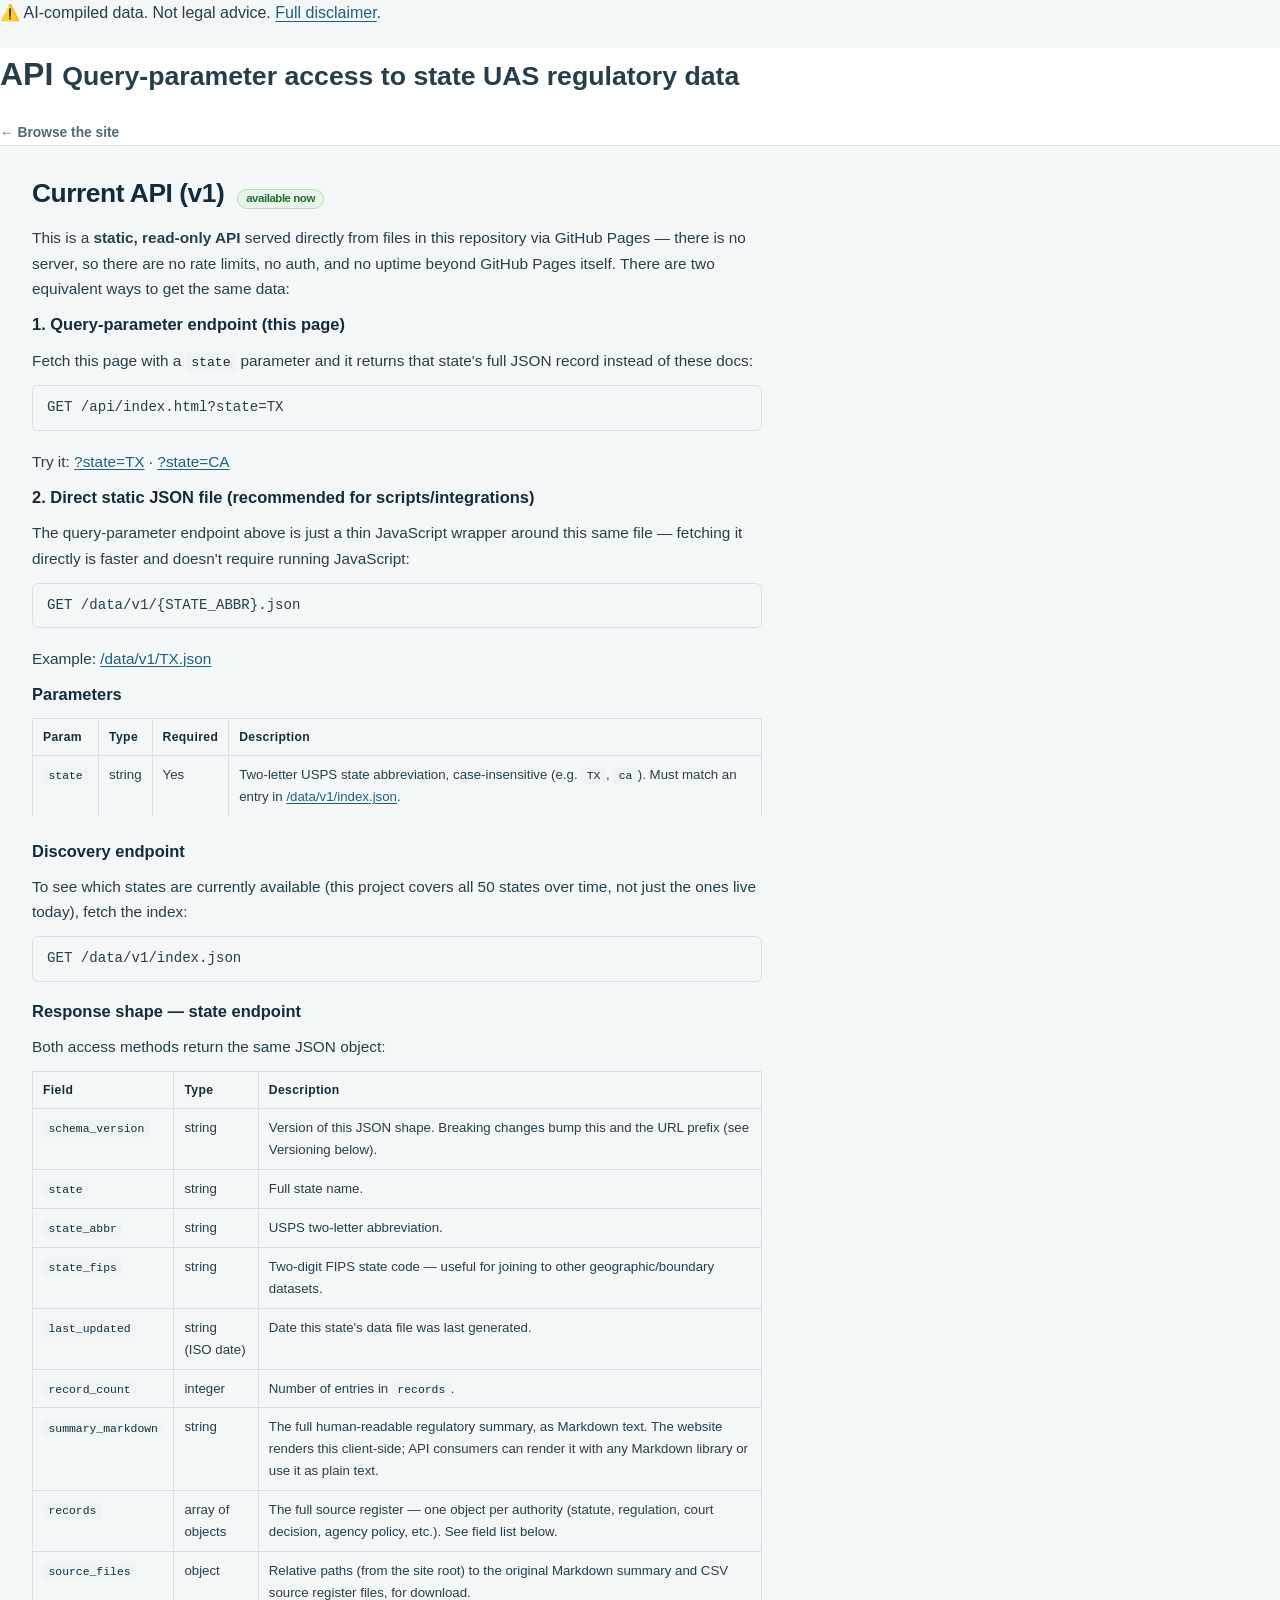
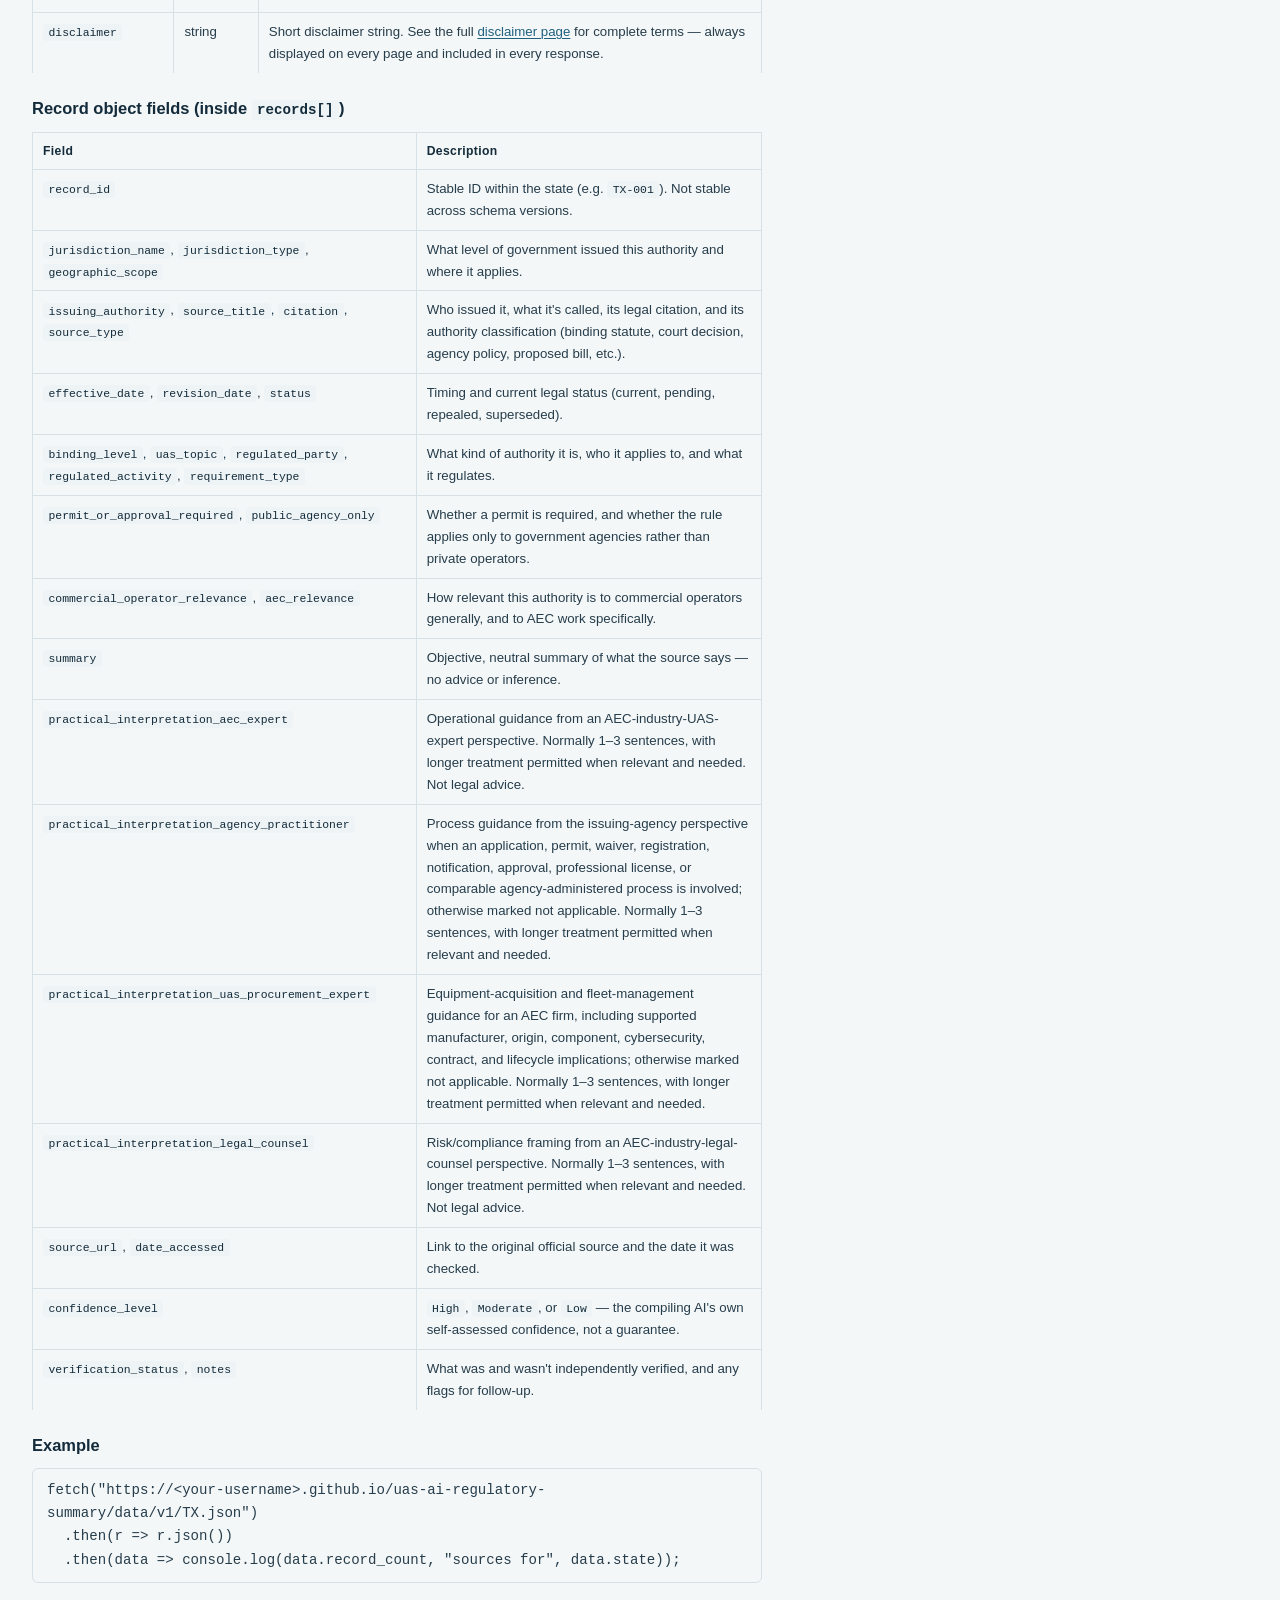
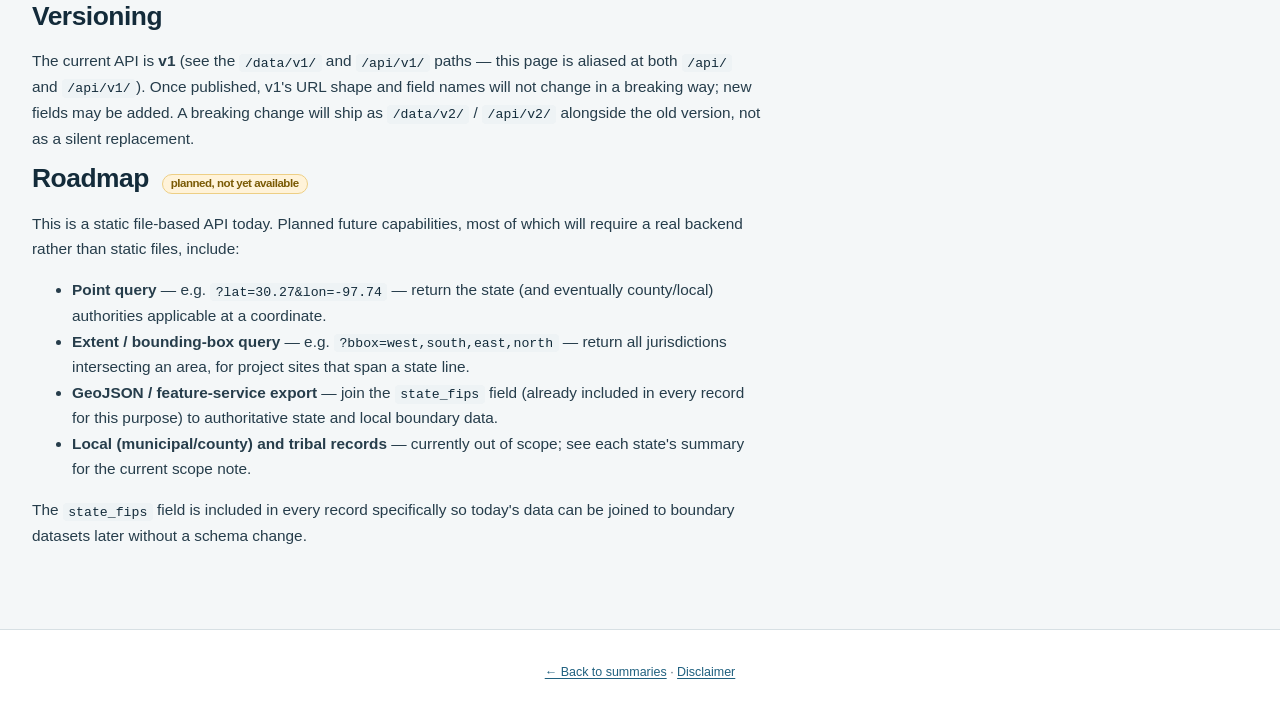
<file: docs/api/index.html>
<!DOCTYPE html>
<html lang="en">
<head>
<meta charset="UTF-8" />
<meta name="viewport" content="width=device-width, initial-scale=1.0" />
<title>API — State UAS Regulatory Summaries</title>
<link rel="stylesheet" href="../style.css" />
<style>
  body.json-mode main { max-width: 100%; padding: 0; }
  #json-output {
    margin: 0;
    padding: 24px;
    font-family: "SFMono-Regular", Consolas, "Liberation Mono", Menlo, monospace;
    font-size: 0.82rem;
    white-space: pre-wrap;
    word-break: break-word;
    background: #0d1117;
    color: #c9d1d9;
    min-height: 100vh;
  }
  .endpoint { background: var(--panel); border: 1px solid var(--line); border-radius: 6px; padding: 10px 14px; font-family: monospace; font-size: 0.88rem; margin: 8px 0 18px 0; }
  .params-table, .fields-table { border-collapse: collapse; width: 100%; font-size: 0.85rem; margin: 12px 0 24px 0; }
  .params-table th, .params-table td, .fields-table th, .fields-table td { border: 1px solid var(--line); padding: 8px 10px; text-align: left; vertical-align: top; }
  .params-table th, .fields-table th { background: var(--panel); }
  .status-tag { display:inline-block; font-size:0.72rem; padding:2px 8px; border-radius:999px; background:#e8f4ea; border:1px solid #b7ddbd; color:#256a34; margin-left:6px; }
  .status-tag.planned { background:#fff3d9; border-color:#edcf85; color:#7a5a05; }
</style>
</head>
<body>

<div class="disclaimer-banner no-print">
  ⚠️ AI-compiled data. Not legal advice. <a href="../disclaimer.html">Full disclaimer</a>.
</div>

<header class="site-header no-print">
  <h1>API <small>Query-parameter access to state UAS regulatory data</small></h1>
  <nav class="site-nav">
    <a href="../index.html">← Browse the site</a>
  </nav>
</header>

<main id="docs-view">

<div class="summary-panel">

<h2>Current API (v1) <span class="status-tag">available now</span></h2>
<p>This is a <strong>static, read-only API</strong> served directly from files in this repository via GitHub Pages — there is no server, so there are no rate limits, no auth, and no uptime beyond GitHub Pages itself. There are two equivalent ways to get the same data:</p>

<h3>1. Query-parameter endpoint (this page)</h3>
<p>Fetch this page with a <code>state</code> parameter and it returns that state's full JSON record instead of these docs:</p>
<div class="endpoint">GET /api/index.html?state=TX</div>
<p>Try it: <a href="index.html?state=TX">?state=TX</a> · <a href="index.html?state=CA">?state=CA</a></p>

<h3>2. Direct static JSON file (recommended for scripts/integrations)</h3>
<p>The query-parameter endpoint above is just a thin JavaScript wrapper around this same file — fetching it directly is faster and doesn't require running JavaScript:</p>
<div class="endpoint">GET /data/v1/{STATE_ABBR}.json</div>
<p>Example: <a href="../data/v1/TX.json">/data/v1/TX.json</a></p>

<h3>Parameters</h3>
<table class="params-table">
<tr><th>Param</th><th>Type</th><th>Required</th><th>Description</th></tr>
<tr><td><code>state</code></td><td>string</td><td>Yes</td><td>Two-letter USPS state abbreviation, case-insensitive (e.g. <code>TX</code>, <code>ca</code>). Must match an entry in <a href="../data/v1/index.json">/data/v1/index.json</a>.</td></tr>
</table>

<h3>Discovery endpoint</h3>
<p>To see which states are currently available (this project covers all 50 states over time, not just the ones live today), fetch the index:</p>
<div class="endpoint">GET /data/v1/index.json</div>

<h3>Response shape — state endpoint</h3>
<p>Both access methods return the same JSON object:</p>
<table class="fields-table">
<tr><th>Field</th><th>Type</th><th>Description</th></tr>
<tr><td><code>schema_version</code></td><td>string</td><td>Version of this JSON shape. Breaking changes bump this and the URL prefix (see Versioning below).</td></tr>
<tr><td><code>state</code></td><td>string</td><td>Full state name.</td></tr>
<tr><td><code>state_abbr</code></td><td>string</td><td>USPS two-letter abbreviation.</td></tr>
<tr><td><code>state_fips</code></td><td>string</td><td>Two-digit FIPS state code — useful for joining to other geographic/boundary datasets.</td></tr>
<tr><td><code>last_updated</code></td><td>string (ISO date)</td><td>Date this state's data file was last generated.</td></tr>
<tr><td><code>record_count</code></td><td>integer</td><td>Number of entries in <code>records</code>.</td></tr>
<tr><td><code>summary_markdown</code></td><td>string</td><td>The full human-readable regulatory summary, as Markdown text. The website renders this client-side; API consumers can render it with any Markdown library or use it as plain text.</td></tr>
<tr><td><code>records</code></td><td>array of objects</td><td>The full source register — one object per authority (statute, regulation, court decision, agency policy, etc.). See field list below.</td></tr>
<tr><td><code>source_files</code></td><td>object</td><td>Relative paths (from the site root) to the original Markdown summary and CSV source register files, for download.</td></tr>
<tr><td><code>disclaimer</code></td><td>string</td><td>Short disclaimer string. See the full <a href="../disclaimer.html">disclaimer page</a> for complete terms — always displayed on every page and included in every response.</td></tr>
</table>

<h3>Record object fields (inside <code>records[]</code>)</h3>
<table class="fields-table">
<tr><th>Field</th><th>Description</th></tr>
<tr><td><code>record_id</code></td><td>Stable ID within the state (e.g. <code>TX-001</code>). Not stable across schema versions.</td></tr>
<tr><td><code>jurisdiction_name</code>, <code>jurisdiction_type</code>, <code>geographic_scope</code></td><td>What level of government issued this authority and where it applies.</td></tr>
<tr><td><code>issuing_authority</code>, <code>source_title</code>, <code>citation</code>, <code>source_type</code></td><td>Who issued it, what it's called, its legal citation, and its authority classification (binding statute, court decision, agency policy, proposed bill, etc.).</td></tr>
<tr><td><code>effective_date</code>, <code>revision_date</code>, <code>status</code></td><td>Timing and current legal status (current, pending, repealed, superseded).</td></tr>
<tr><td><code>binding_level</code>, <code>uas_topic</code>, <code>regulated_party</code>, <code>regulated_activity</code>, <code>requirement_type</code></td><td>What kind of authority it is, who it applies to, and what it regulates.</td></tr>
<tr><td><code>permit_or_approval_required</code>, <code>public_agency_only</code></td><td>Whether a permit is required, and whether the rule applies only to government agencies rather than private operators.</td></tr>
<tr><td><code>commercial_operator_relevance</code>, <code>aec_relevance</code></td><td>How relevant this authority is to commercial operators generally, and to AEC work specifically.</td></tr>
<tr><td><code>summary</code></td><td>Objective, neutral summary of what the source says — no advice or inference.</td></tr>
<tr><td><code>practical_interpretation_aec_expert</code></td><td>Operational guidance from an AEC-industry-UAS-expert perspective. Normally 1–3 sentences, with longer treatment permitted when relevant and needed. Not legal advice.</td></tr>
<tr><td><code>practical_interpretation_agency_practitioner</code></td><td>Process guidance from the issuing-agency perspective when an application, permit, waiver, registration, notification, approval, professional license, or comparable agency-administered process is involved; otherwise marked not applicable. Normally 1–3 sentences, with longer treatment permitted when relevant and needed.</td></tr>
<tr><td><code>practical_interpretation_uas_procurement_expert</code></td><td>Equipment-acquisition and fleet-management guidance for an AEC firm, including supported manufacturer, origin, component, cybersecurity, contract, and lifecycle implications; otherwise marked not applicable. Normally 1–3 sentences, with longer treatment permitted when relevant and needed.</td></tr>
<tr><td><code>practical_interpretation_legal_counsel</code></td><td>Risk/compliance framing from an AEC-industry-legal-counsel perspective. Normally 1–3 sentences, with longer treatment permitted when relevant and needed. Not legal advice.</td></tr>
<tr><td><code>source_url</code>, <code>date_accessed</code></td><td>Link to the original official source and the date it was checked.</td></tr>
<tr><td><code>confidence_level</code></td><td><code>High</code>, <code>Moderate</code>, or <code>Low</code> — the compiling AI's own self-assessed confidence, not a guarantee.</td></tr>
<tr><td><code>verification_status</code>, <code>notes</code></td><td>What was and wasn't independently verified, and any flags for follow-up.</td></tr>
</table>

<h3>Example</h3>
<div class="endpoint">fetch("https://&lt;your-username&gt;.github.io/uas-ai-regulatory-summary/data/v1/TX.json")<br>&nbsp;&nbsp;.then(r =&gt; r.json())<br>&nbsp;&nbsp;.then(data =&gt; console.log(data.record_count, "sources for", data.state));</div>

<h2>Versioning</h2>
<p>The current API is <strong>v1</strong> (see the <code>/data/v1/</code> and <code>/api/v1/</code> paths — this page is aliased at both <code>/api/</code> and <code>/api/v1/</code>). Once published, v1's URL shape and field names will not change in a breaking way; new fields may be added. A breaking change will ship as <code>/data/v2/</code> / <code>/api/v2/</code> alongside the old version, not as a silent replacement.</p>

<h2>Roadmap <span class="status-tag planned">planned, not yet available</span></h2>
<p>This is a static file-based API today. Planned future capabilities, most of which will require a real backend rather than static files, include:</p>
<ul>
<li><strong>Point query</strong> — e.g. <code>?lat=30.27&amp;lon=-97.74</code> — return the state (and eventually county/local) authorities applicable at a coordinate.</li>
<li><strong>Extent / bounding-box query</strong> — e.g. <code>?bbox=west,south,east,north</code> — return all jurisdictions intersecting an area, for project sites that span a state line.</li>
<li><strong>GeoJSON / feature-service export</strong> — join the <code>state_fips</code> field (already included in every record for this purpose) to authoritative state and local boundary data.</li>
<li><strong>Local (municipal/county) and tribal records</strong> — currently out of scope; see each state's summary for the current scope note.</li>
</ul>
<p>The <code>state_fips</code> field is included in every record specifically so today's data can be joined to boundary datasets later without a schema change.</p>

</div>
</main>

<footer class="site-footer no-print">
  <p><a href="../index.html">← Back to summaries</a> · <a href="../disclaimer.html">Disclaimer</a></p>
</footer>

<script>
(function () {
  function getParam(name) {
    return new URLSearchParams(window.location.search).get(name);
  }
  var state = getParam("state");
  if (state) {
    document.body.classList.add("json-mode");
    document.getElementById("docs-view").style.display = "none";
    document.querySelectorAll(".no-print, header, footer").forEach(function (el) { el.style.display = "none"; });
    var pre = document.createElement("pre");
    pre.id = "json-output";
    pre.textContent = "Loading…";
    document.body.appendChild(pre);
    fetch("../data/v1/" + state.toUpperCase() + ".json")
      .then(function (r) {
        if (!r.ok) throw new Error("No data for state '" + state + "'. See /data/v1/index.json for available states.");
        return r.json();
      })
      .then(function (data) { pre.textContent = JSON.stringify(data, null, 2); })
      .catch(function (err) {
        pre.textContent = JSON.stringify({ error: err.message }, null, 2);
      });
  }
})();
</script>

</body>
</html>
</file>
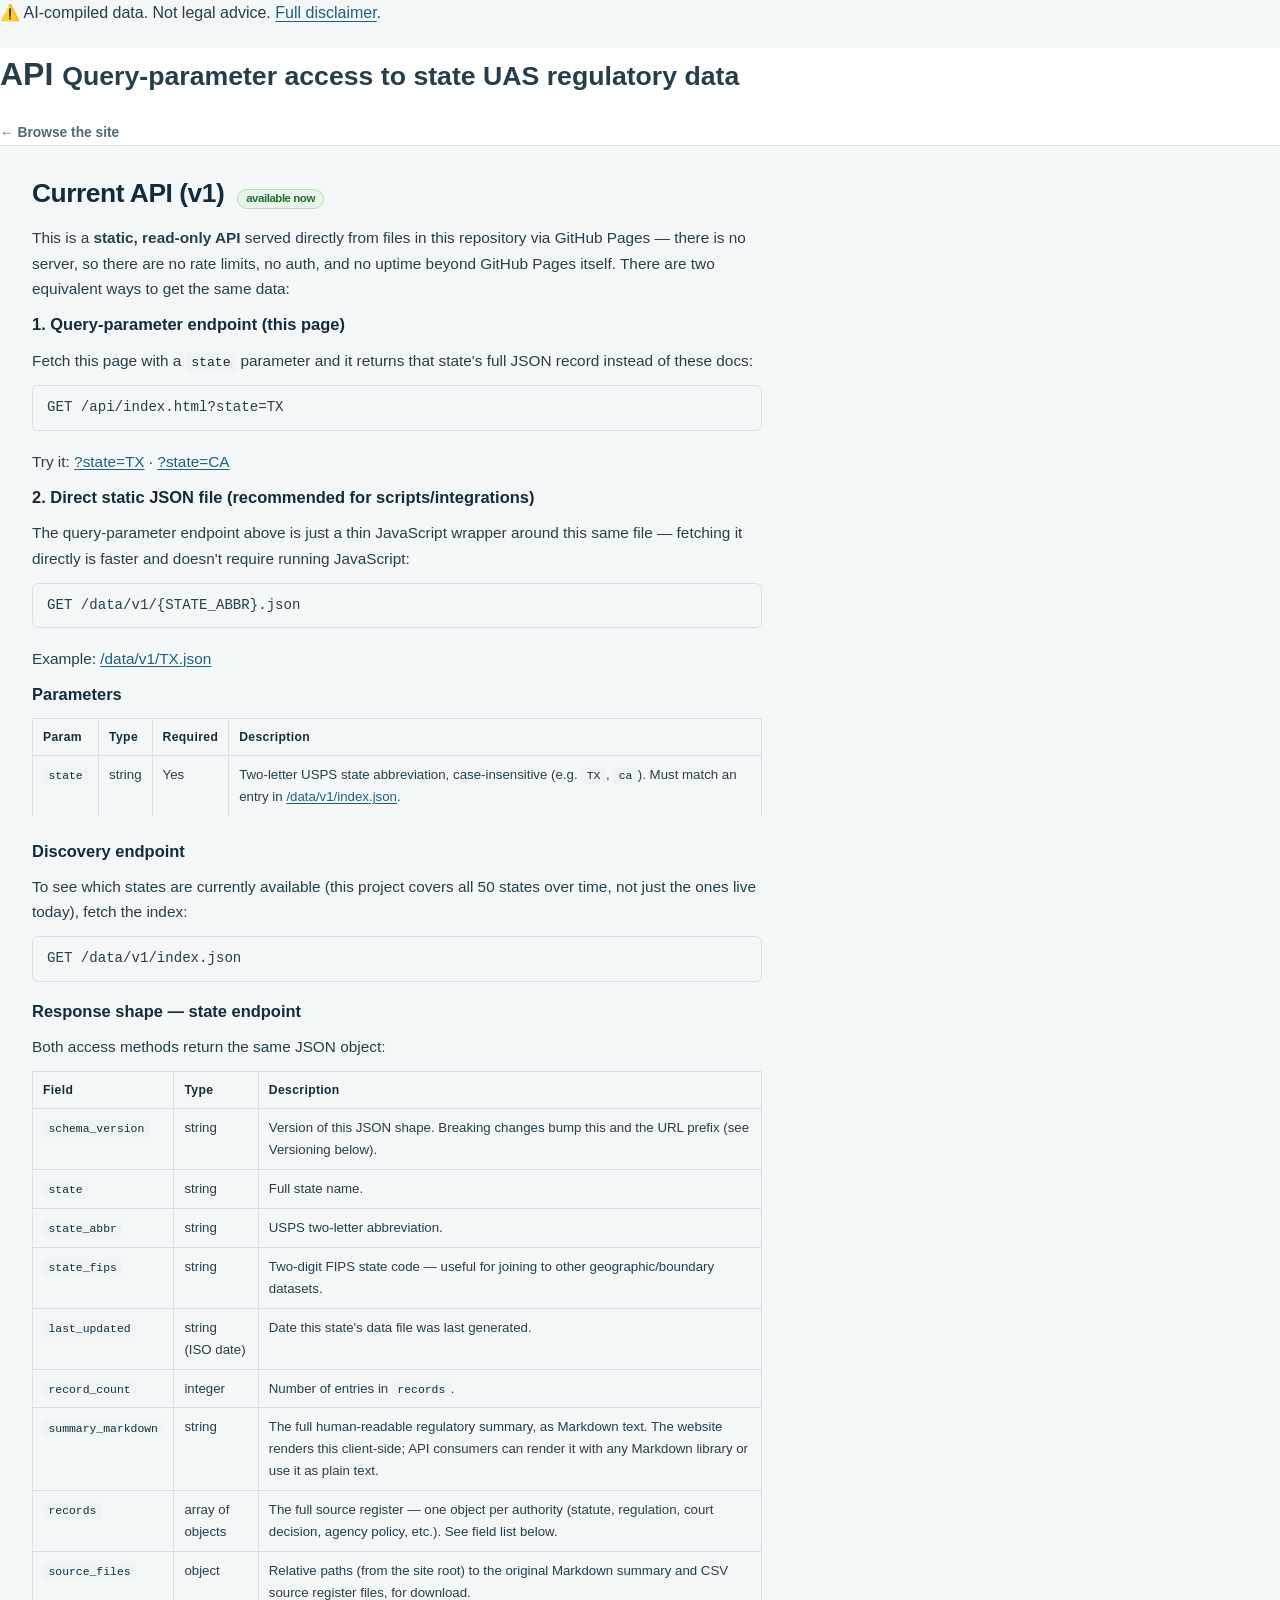
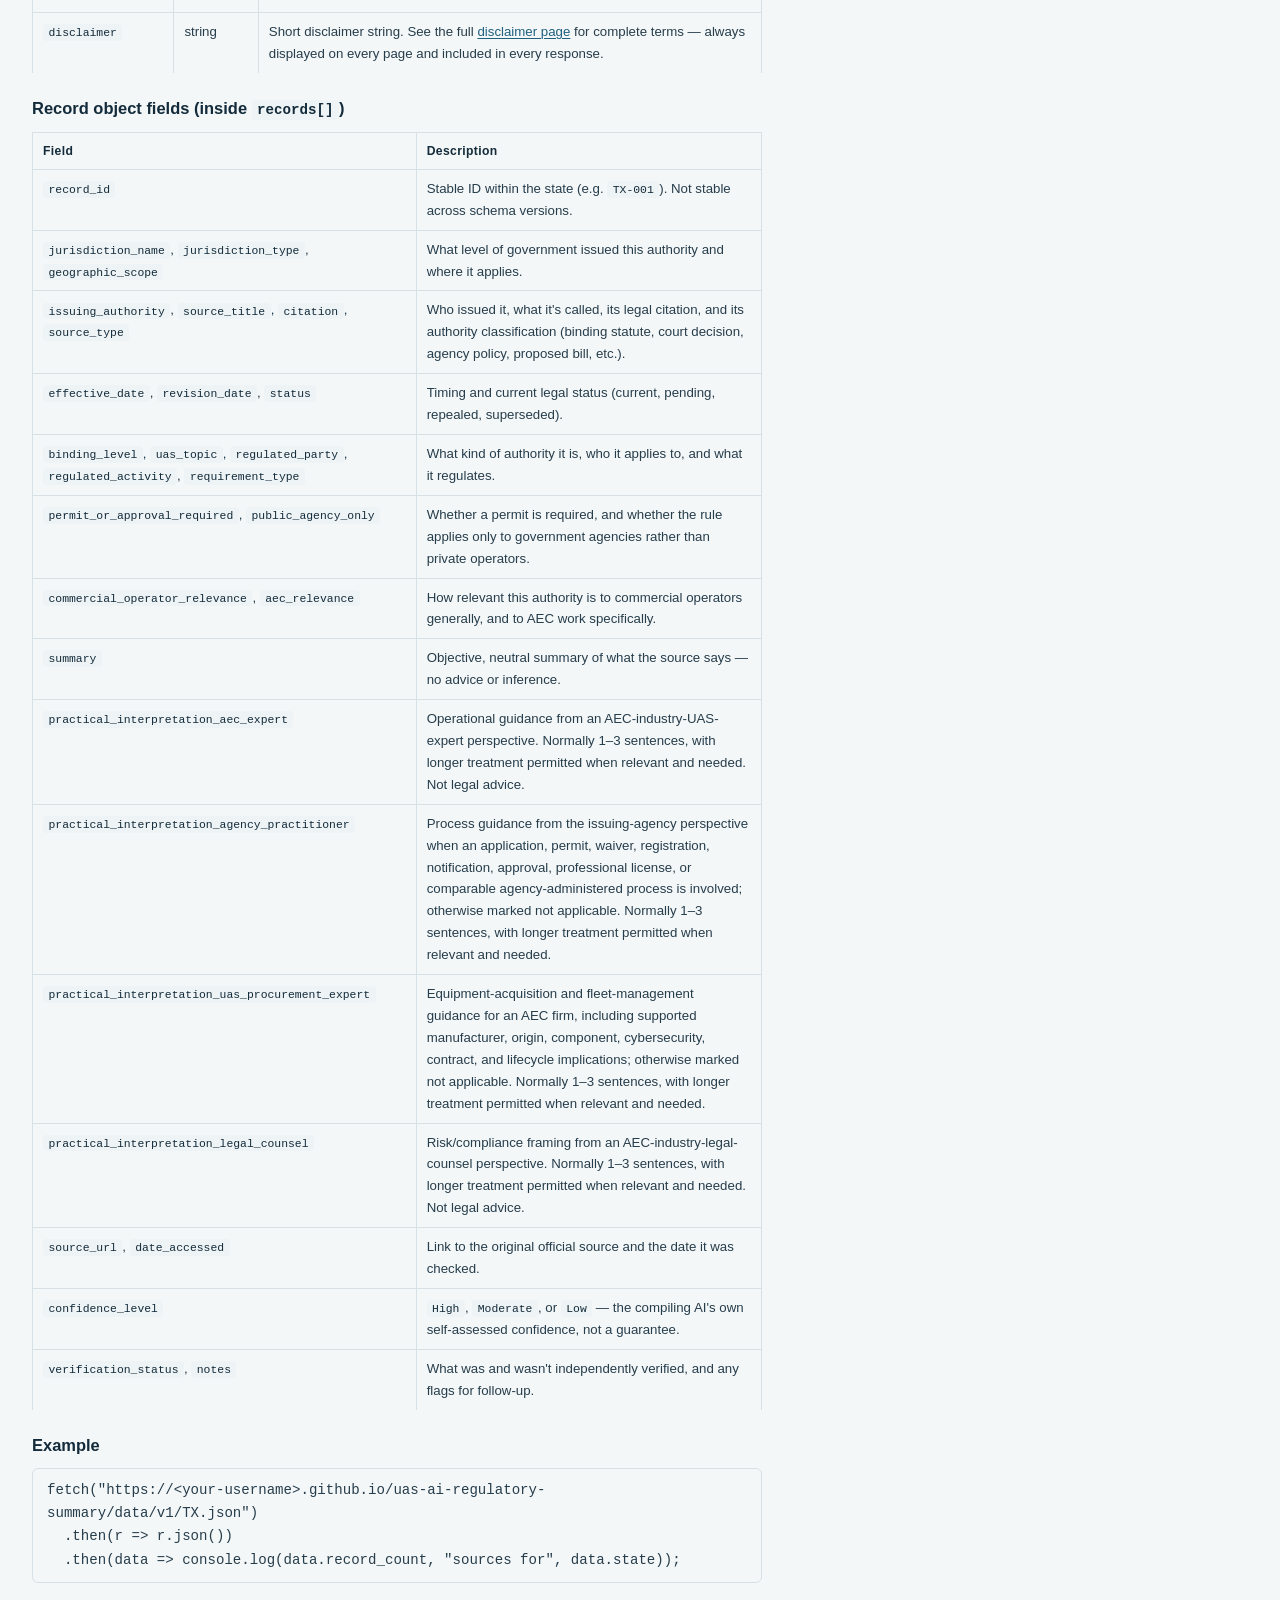
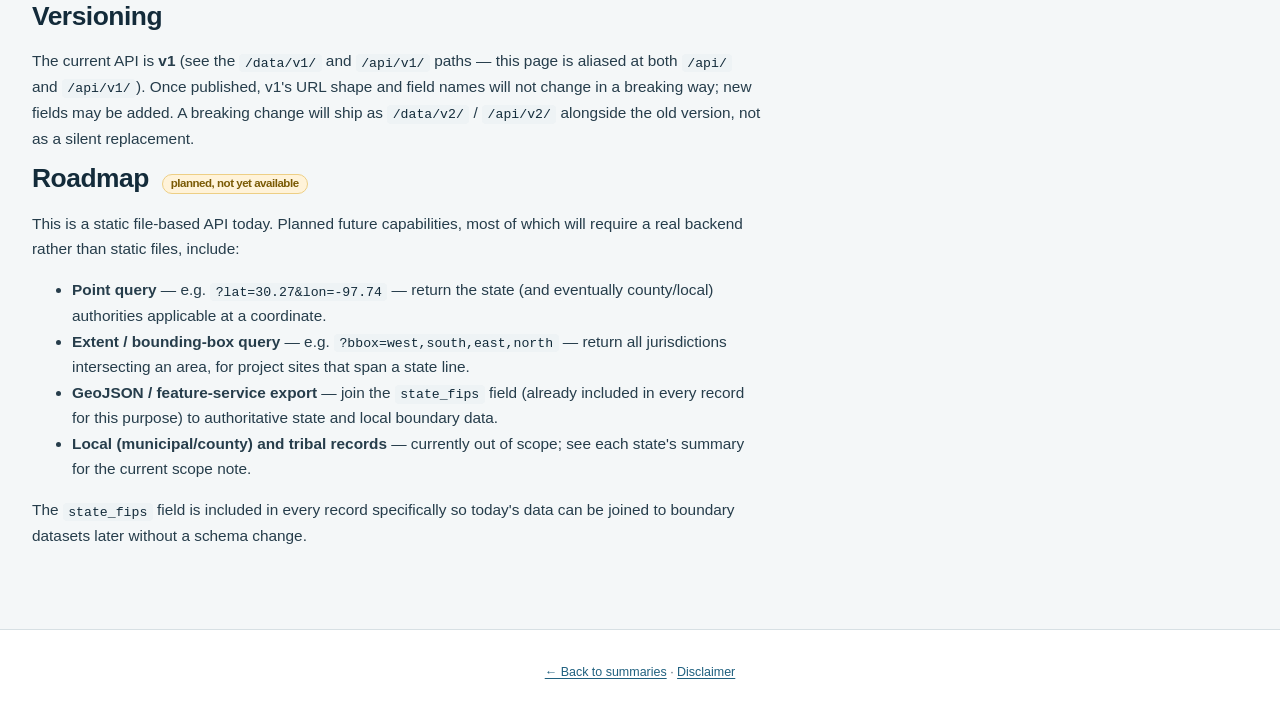
<file: docs/api/v1/index.html>
<!DOCTYPE html>
<html lang="en">
<head>
<meta charset="UTF-8" />
<title>Redirecting…</title>
<script>
  // /api/v1/ is a stable alias for /api/ (the current API version). Preserve any query string.
  window.location.replace("../index.html" + window.location.search);
</script>
</head>
<body>
<p>Redirecting to <a href="../index.html">the API docs</a>…</p>
</body>
</html>
</file>
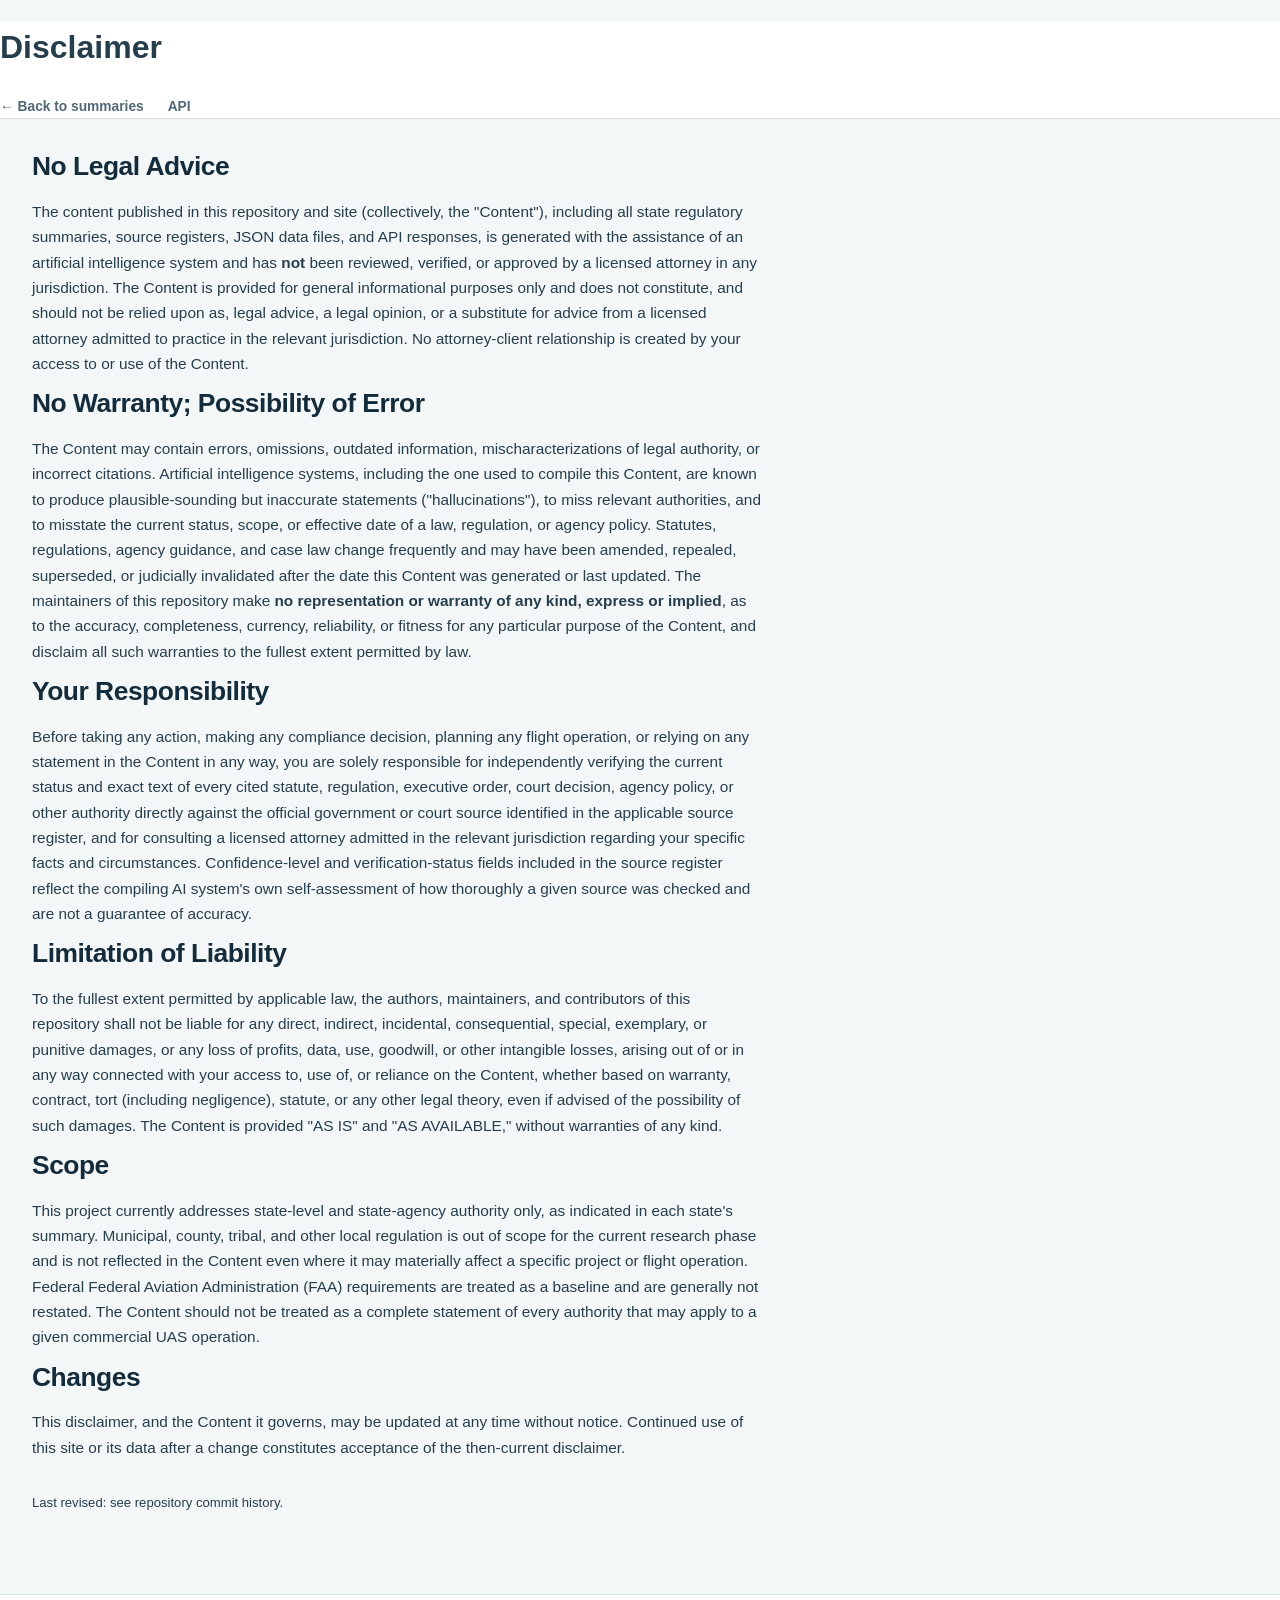
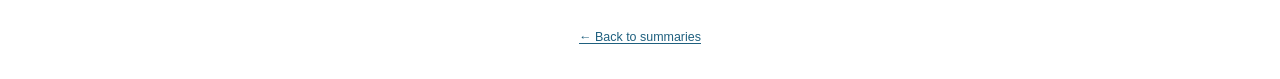
<file: docs/disclaimer.html>
<!DOCTYPE html>
<html lang="en">
<head>
<meta charset="UTF-8" />
<meta name="viewport" content="width=device-width, initial-scale=1.0" />
<title>Disclaimer — State UAS Regulatory Summaries</title>
<link rel="stylesheet" href="style.css" />
</head>
<body>

<header class="site-header no-print">
  <h1>Disclaimer</h1>
  <nav class="site-nav">
    <a href="index.html">← Back to summaries</a>
    <a href="api/index.html">API</a>
  </nav>
</header>

<main>
<div class="summary-panel">

<h2>No Legal Advice</h2>
<p>The content published in this repository and site (collectively, the "Content"), including all state regulatory summaries, source registers, JSON data files, and API responses, is generated with the assistance of an artificial intelligence system and has <strong>not</strong> been reviewed, verified, or approved by a licensed attorney in any jurisdiction. The Content is provided for general informational purposes only and does not constitute, and should not be relied upon as, legal advice, a legal opinion, or a substitute for advice from a licensed attorney admitted to practice in the relevant jurisdiction. No attorney-client relationship is created by your access to or use of the Content.</p>

<h2>No Warranty; Possibility of Error</h2>
<p>The Content may contain errors, omissions, outdated information, mischaracterizations of legal authority, or incorrect citations. Artificial intelligence systems, including the one used to compile this Content, are known to produce plausible-sounding but inaccurate statements ("hallucinations"), to miss relevant authorities, and to misstate the current status, scope, or effective date of a law, regulation, or agency policy. Statutes, regulations, agency guidance, and case law change frequently and may have been amended, repealed, superseded, or judicially invalidated after the date this Content was generated or last updated. The maintainers of this repository make <strong>no representation or warranty of any kind, express or implied</strong>, as to the accuracy, completeness, currency, reliability, or fitness for any particular purpose of the Content, and disclaim all such warranties to the fullest extent permitted by law.</p>

<h2>Your Responsibility</h2>
<p>Before taking any action, making any compliance decision, planning any flight operation, or relying on any statement in the Content in any way, you are solely responsible for independently verifying the current status and exact text of every cited statute, regulation, executive order, court decision, agency policy, or other authority directly against the official government or court source identified in the applicable source register, and for consulting a licensed attorney admitted in the relevant jurisdiction regarding your specific facts and circumstances. Confidence-level and verification-status fields included in the source register reflect the compiling AI system's own self-assessment of how thoroughly a given source was checked and are not a guarantee of accuracy.</p>

<h2>Limitation of Liability</h2>
<p>To the fullest extent permitted by applicable law, the authors, maintainers, and contributors of this repository shall not be liable for any direct, indirect, incidental, consequential, special, exemplary, or punitive damages, or any loss of profits, data, use, goodwill, or other intangible losses, arising out of or in any way connected with your access to, use of, or reliance on the Content, whether based on warranty, contract, tort (including negligence), statute, or any other legal theory, even if advised of the possibility of such damages. The Content is provided "AS IS" and "AS AVAILABLE," without warranties of any kind.</p>

<h2>Scope</h2>
<p>This project currently addresses state-level and state-agency authority only, as indicated in each state's summary. Municipal, county, tribal, and other local regulation is out of scope for the current research phase and is not reflected in the Content even where it may materially affect a specific project or flight operation. Federal Federal Aviation Administration (FAA) requirements are treated as a baseline and are generally not restated. The Content should not be treated as a complete statement of every authority that may apply to a given commercial UAS operation.</p>

<h2>Changes</h2>
<p>This disclaimer, and the Content it governs, may be updated at any time without notice. Continued use of this site or its data after a change constitutes acceptance of the then-current disclaimer.</p>

<p style="color:var(--muted); font-size:0.82rem; margin-top:32px;">Last revised: see repository commit history.</p>

</div>
</main>

<footer class="site-footer no-print">
  <p><a href="index.html">← Back to summaries</a></p>
</footer>

</body>
</html>
</file>
<file: docs/style.css>
/*
 * State UAS Regulatory Summaries design system
 * UI version: 1.5.0
 * Component and maintenance guidance: DESIGN_SYSTEM.md
 */

:root {
  color-scheme: light;
  --ink-strong: #132b3a;
  --ink: #263d4b;
  --ink-soft: #526875;
  --ink-faint: #6e7f89;
  --canvas: #f4f7f8;
  --surface: #ffffff;
  --surface-soft: #eef3f5;
  --surface-blue: #edf5f8;
  --surface-teal: #eef7f4;
  --surface-sand: #faf6ed;
  --surface-violet: #f4f1f8;
  --line: #d7e0e4;
  --line-strong: #b8c8d0;
  --accent: #1f607f;
  --accent-strong: #16465d;
  --accent-soft: #d9eaf1;
  --teal: #2d7366;
  --sand: #8a682d;
  --violet: #655481;
  --critical: #8f3037;
  --critical-soft: #faeeee;
  --news: #4b5b66;
  --surface-news: #eef1f3;
  --focus: #d67922;
  --shadow-sm: 0 1px 2px rgba(19, 43, 58, 0.06);
  --shadow-md: 0 12px 30px rgba(19, 43, 58, 0.08);
  --radius-sm: 6px;
  --radius-md: 10px;
  --radius-lg: 16px;
  --space-1: 0.25rem;
  --space-2: 0.5rem;
  --space-3: 0.75rem;
  --space-4: 1rem;
  --space-5: 1.5rem;
  --space-6: 2rem;
  --space-7: 3rem;
  --content-width: 82ch;
  --page-width: 90rem;
  --toc-width: 16rem;
  --mono: "SFMono-Regular", Consolas, "Liberation Mono", Menlo, monospace;
}

* { box-sizing: border-box; }

html {
  scroll-behavior: smooth;
  scroll-padding-top: 7rem;
}

body {
  margin: 0;
  min-width: 320px;
  color: var(--ink);
  background: var(--canvas);
  font-family: Inter, ui-sans-serif, -apple-system, BlinkMacSystemFont, "Segoe UI", Helvetica, Arial, sans-serif;
  font-size: 1rem;
  line-height: 1.65;
  text-rendering: optimizeLegibility;
}

button,
input,
select { font: inherit; }

a {
  color: var(--accent);
  text-underline-offset: 0.16em;
  text-decoration-thickness: 0.08em;
}

a:hover { color: var(--accent-strong); }

:focus-visible {
  outline: 3px solid var(--focus);
  outline-offset: 3px;
  border-radius: 3px;
}

[hidden] { display: none !important; }

.visually-hidden {
  position: absolute !important;
  width: 1px !important;
  height: 1px !important;
  padding: 0 !important;
  margin: -1px !important;
  overflow: hidden !important;
  clip: rect(0, 0, 0, 0) !important;
  white-space: nowrap !important;
  border: 0 !important;
}

.skip-link {
  position: fixed;
  z-index: 1000;
  top: var(--space-3);
  left: var(--space-3);
  padding: var(--space-3) var(--space-4);
  color: #fff;
  background: var(--ink-strong);
  border-radius: var(--radius-sm);
  transform: translateY(-180%);
  transition: transform 120ms ease;
}

.skip-link:focus { transform: translateY(0); }

.research-notice {
  color: #5f461c;
  background: #fff8e8;
  border-bottom: 1px solid #ead59c;
}

.research-notice-inner {
  width: min(100%, var(--page-width));
  margin: 0 auto;
  min-height: 2.8rem;
  padding: 0.6rem clamp(1rem, 3vw, 2rem);
  display: flex;
  align-items: center;
  gap: var(--space-3);
  font-size: 0.86rem;
  line-height: 1.45;
}

.research-notice p { margin: 0; flex: 1; }
.research-notice a { color: inherit; font-weight: 700; white-space: nowrap; }

.notice-mark {
  display: inline-flex;
  align-items: center;
  justify-content: center;
  width: 1.9rem;
  height: 1.9rem;
  flex: 0 0 auto;
  color: #fff;
  background: #8a682d;
  border-radius: 50%;
  font-size: 0.68rem;
  font-weight: 800;
  letter-spacing: 0.04em;
}

.site-header {
  background: var(--surface);
  border-bottom: 1px solid var(--line);
}

.site-header-inner {
  width: min(100%, var(--page-width));
  margin: 0 auto;
  min-height: 5.2rem;
  padding: 1rem clamp(1rem, 3vw, 2rem);
  display: flex;
  align-items: center;
  justify-content: space-between;
  gap: var(--space-5);
}

.site-brand {
  display: inline-flex;
  flex-direction: column;
  color: var(--ink-strong);
  text-decoration: none;
  line-height: 1.25;
}

.site-brand:hover { color: var(--accent-strong); }
.site-brand-title { font-size: 1.12rem; font-weight: 760; letter-spacing: -0.015em; }
.site-brand-subtitle { margin-top: 0.18rem; color: var(--ink-soft); font-size: 0.78rem; font-weight: 500; }

.site-nav {
  display: flex;
  align-items: center;
  gap: var(--space-5);
}

.site-nav a {
  color: var(--ink-soft);
  font-size: 0.86rem;
  font-weight: 650;
  text-decoration: none;
}

.site-nav a:hover { color: var(--accent); text-decoration: underline; }

main {
  width: min(100%, var(--page-width));
  margin: 0 auto;
  padding: clamp(1rem, 3vw, 2rem);
}

.control-bar {
  position: sticky;
  z-index: 40;
  top: 0;
  display: flex;
  align-items: end;
  justify-content: space-between;
  gap: var(--space-4);
  padding: var(--space-4);
  background: rgba(255, 255, 255, 0.96);
  border: 1px solid var(--line);
  border-radius: var(--radius-md);
  box-shadow: var(--shadow-sm);
  backdrop-filter: blur(10px);
}

.state-picker {
  display: grid;
  grid-template-columns: minmax(13rem, 19rem) auto;
  gap: var(--space-2) var(--space-3);
  align-items: center;
}

.state-picker label {
  grid-column: 1 / -1;
  color: var(--ink-soft);
  font-size: 0.76rem;
  font-weight: 750;
  letter-spacing: 0.065em;
  line-height: 1;
  text-transform: uppercase;
}

.state-picker select,
.register-controls input,
.register-controls select {
  min-height: 2.75rem;
  color: var(--ink-strong);
  background: var(--surface);
  border: 1px solid var(--line-strong);
  border-radius: var(--radius-sm);
}

.state-picker select { width: 100%; padding: 0.55rem 2.5rem 0.55rem 0.75rem; }
.state-picker select:disabled { cursor: wait; opacity: 0.65; }
.state-count { color: var(--ink-faint); font-size: 0.78rem; white-space: nowrap; }

.action-group { display: flex; flex-wrap: wrap; gap: var(--space-2); justify-content: flex-end; }

.btn {
  min-height: 2.65rem;
  padding: 0.58rem 0.9rem;
  border: 1px solid var(--accent);
  border-radius: var(--radius-sm);
  color: #fff;
  background: var(--accent);
  cursor: pointer;
  display: inline-flex;
  align-items: center;
  justify-content: center;
  font-size: 0.84rem;
  font-weight: 700;
  line-height: 1.2;
  text-decoration: none;
  transition: background-color 120ms ease, border-color 120ms ease, color 120ms ease;
}

.btn:hover { color: #fff; background: var(--accent-strong); border-color: var(--accent-strong); }
.btn.secondary { color: var(--accent-strong); background: var(--surface); border-color: var(--line-strong); }
.btn.secondary:hover { color: var(--accent-strong); background: var(--accent-soft); border-color: #9dbdcb; }
.btn.quiet { color: var(--ink-soft); background: transparent; border-color: var(--line-strong); }
.btn.quiet:hover { color: var(--ink-strong); background: var(--surface-soft); }
.btn.small { min-height: 2.75rem; padding: 0.45rem 0.7rem; font-size: 0.76rem; }

.scope-status {
  margin-top: var(--space-3);
  padding: 0.7rem 1rem;
  display: flex;
  align-items: center;
  justify-content: space-between;
  gap: var(--space-4);
  color: var(--ink-soft);
  background: var(--surface-soft);
  border: 1px solid var(--line);
  border-radius: var(--radius-md);
  font-size: 0.8rem;
}

.scope-status-count { color: var(--ink-strong); white-space: nowrap; }

.empty-state {
  max-width: 44rem;
  margin: clamp(2rem, 8vh, 6rem) auto;
  padding: clamp(2rem, 6vw, 4rem);
  text-align: center;
  background: var(--surface);
  border: 1px solid var(--line);
  border-radius: var(--radius-lg);
  box-shadow: var(--shadow-md);
}

.empty-kicker,
.eyebrow,
.section-kicker {
  margin: 0 0 var(--space-2);
  color: var(--accent);
  font-size: 0.74rem;
  font-weight: 800;
  letter-spacing: 0.09em;
  text-transform: uppercase;
}

.empty-state h1 { margin: 0; color: var(--ink-strong); font-size: clamp(1.7rem, 5vw, 2.45rem); line-height: 1.15; }
.empty-state > p { max-width: 55ch; margin: 1rem auto 0; color: var(--ink-soft); }
.empty-link-hint { font-size: 0.84rem; }

code {
  padding: 0.12rem 0.34rem;
  color: var(--ink-strong);
  background: var(--surface-soft);
  border-radius: 4px;
  font-family: var(--mono);
  font-size: 0.86em;
}

#state-content { display: none; }
#state-content.visible { display: block; }

.state-overview {
  margin: clamp(1.5rem, 4vw, 2.75rem) 0 var(--space-5);
  padding: clamp(1.25rem, 3vw, 2rem);
  color: #fff;
  background: var(--ink-strong);
  border: 1px solid #0c222f;
  border-radius: var(--radius-lg);
  box-shadow: var(--shadow-md);
  scroll-margin-top: 7rem;
}

.state-overview .eyebrow { color: #a9d9e9; }
.state-title { margin: 0; color: #fff; font-size: clamp(2rem, 5vw, 3.25rem); line-height: 1.05; letter-spacing: -0.035em; }

.state-metadata {
  margin: var(--space-5) 0 0;
  display: grid;
  grid-template-columns: repeat(4, minmax(0, 1fr));
  gap: 1px;
  overflow: hidden;
  border: 1px solid rgba(255, 255, 255, 0.18);
  border-radius: var(--radius-md);
  background: rgba(255, 255, 255, 0.16);
}

.state-metadata div { padding: 0.8rem 1rem; background: rgba(255, 255, 255, 0.055); }
.state-metadata dt { color: #a9c0cb; font-size: 0.67rem; font-weight: 800; letter-spacing: 0.08em; text-transform: uppercase; }
.state-metadata dd { margin: 0.14rem 0 0; color: #fff; font-size: 0.86rem; font-weight: 680; }

.reading-layout {
  display: grid;
  grid-template-columns: var(--toc-width) minmax(0, 1fr);
  /* Intentionally default (stretch), not "start": the sticky TOC below needs its
     grid-item parent (.page-toc) to span the full row height, or position: sticky
     has no room to hold and the TOC simply scrolls away with the page. */
  gap: clamp(1.25rem, 3vw, 2.5rem);
}

.page-toc { min-width: 0; }
.page-toc details { position: sticky; top: 6.5rem; max-height: calc(100vh - 8rem); overflow: auto; }

/* Not-current-law authority flag (proposed/pending, repealed/expired/superseded,
   died-in-committee, myth-busting records). Applied by app.js to authority headings
   whose Section 2 subtitle line or heading text matches the register's own
   established "Proposed or pending authority" / "Repealed, expired, or superseded
   authority" / "not current law" / "did not pass" conventions -- this is a read of
   content the research process already wrote, not a new editorial judgment. */
.authority-card.not-current-law > h3 { color: var(--critical); }
.not-current-law-flag {
  display: inline-block;
  margin-left: 0.5em;
  padding: 0.1em 0.55em;
  border: 1px solid var(--critical);
  border-radius: var(--radius-sm);
  background: var(--critical-soft);
  color: var(--critical);
  font-size: 0.66rem;
  font-weight: 800;
  letter-spacing: 0.04em;
  text-transform: uppercase;
  vertical-align: middle;
  white-space: nowrap;
}
.toc-list a.not-current-law { color: var(--critical); font-weight: 760; }
.toc-list .toc-status-flag {
  display: inline-block;
  margin-left: 0.35em;
  font-size: 0.6rem;
  font-weight: 800;
  letter-spacing: 0.03em;
  text-transform: uppercase;
  color: var(--critical);
}
.page-toc summary {
  padding: 0 0 var(--space-3);
  color: var(--ink-strong);
  border-bottom: 1px solid var(--line-strong);
  cursor: pointer;
  font-size: 0.78rem;
  font-weight: 800;
  letter-spacing: 0.08em;
  list-style-position: inside;
  text-transform: uppercase;
}

.toc-list { margin: var(--space-3) 0 0; padding: 0; list-style: none; }
.toc-list li { margin: 0; }
.toc-list a {
  display: block;
  padding: 0.42rem 0.65rem;
  color: var(--ink-soft);
  border-left: 2px solid var(--line);
  font-size: 0.8rem;
  line-height: 1.35;
  text-decoration: none;
}

.toc-list a:hover { color: var(--accent-strong); background: rgba(255, 255, 255, 0.7); }
.toc-list a.active { color: var(--accent-strong); background: var(--accent-soft); border-left-color: var(--accent); font-weight: 760; }
.toc-level-3 a { padding-left: 1.2rem; color: var(--ink-faint); font-size: 0.74rem; }
.toc-source-link { margin-top: var(--space-2) !important; padding-top: var(--space-2); border-top: 1px solid var(--line); }

.state-reader { min-width: 0; }
.summary-panel { max-width: var(--content-width); }

.summary-intro,
.summary-section,
.register-section {
  margin: 0 0 var(--space-5);
  padding: clamp(1.15rem, 3vw, 2rem);
  border: 1px solid var(--line);
  border-radius: var(--radius-lg);
  box-shadow: var(--shadow-sm);
}

.summary-intro { background: var(--surface); }
.summary-section { scroll-margin-top: 7rem; }
.section-tone-1 { background: var(--surface-blue); }
.section-tone-2 { background: var(--surface-teal); }
.section-tone-3 { background: var(--surface-sand); }

.summary-document-title {
  margin: 0 0 var(--space-5);
  color: var(--ink-strong);
  font-size: clamp(1.35rem, 3vw, 1.8rem);
  font-weight: 800;
  line-height: 1.2;
  letter-spacing: -0.02em;
}

.doc-meta-box {
  margin: 0 0 var(--space-5);
  display: grid;
  gap: 1px;
  background: var(--line);
  border: 1px solid var(--line);
  border-radius: var(--radius-sm);
  overflow: hidden;
}
.doc-meta-row {
  display: grid;
  grid-template-columns: minmax(9rem, 13rem) 1fr;
  gap: 0.4rem 0.9rem;
  padding: 0.6rem 0.85rem;
  background: var(--surface-soft);
}
.doc-meta-label {
  padding-top: 0.15rem;
  color: var(--ink-faint);
  font-size: 0.65rem;
  font-weight: 800;
  letter-spacing: 0.055em;
  text-transform: uppercase;
}
.doc-meta-value {
  min-width: 0;
  color: var(--ink);
  font-size: 0.88rem;
  line-height: 1.55;
  overflow-wrap: anywhere;
}
.doc-meta-value code {
  font-size: 0.82rem;
}

.summary-panel h2,
.register-heading-row h2 {
  margin: 0 0 var(--space-4);
  color: var(--ink-strong);
  font-size: clamp(1.25rem, 3vw, 1.65rem);
  line-height: 1.2;
  letter-spacing: -0.018em;
  scroll-margin-top: 7rem;
}

.summary-panel h3 {
  margin: 0 0 var(--space-3);
  color: var(--ink-strong);
  font-size: 1.03rem;
  line-height: 1.35;
  scroll-margin-top: 7rem;
}

.summary-panel p,
.summary-panel li { font-size: 0.96rem; }
.summary-panel p { margin: 0.75rem 0; }
.summary-panel > :first-child,
.summary-section > :first-child,
.authority-card > :first-child { margin-top: 0; }
.summary-panel > :last-child,
.summary-section > :last-child,
.authority-card > :last-child { margin-bottom: 0; }

.summary-panel blockquote {
  margin: var(--space-5) 0;
  padding: 0.85rem 1rem;
  color: var(--ink-soft);
  background: var(--surface-soft);
  border-left: 4px solid var(--line-strong);
  border-radius: 0 var(--radius-sm) var(--radius-sm) 0;
}

.ai-disclaimer-banner {
  margin: var(--space-5) 0 0;
  padding: 1rem 1.1rem;
  color: #692a30;
  background: var(--critical-soft);
  border: 1px solid #e8c5c8;
  border-left: 5px solid var(--critical);
  border-radius: var(--radius-md);
  -webkit-print-color-adjust: exact;
  print-color-adjust: exact;
}

.ai-disclaimer-label {
  display: block;
  margin-bottom: 0.28rem;
  color: var(--critical);
  font-size: 0.69rem;
  font-weight: 850;
  letter-spacing: 0.09em;
  text-transform: uppercase;
}

.ai-disclaimer-banner p { margin: 0; font-size: 0.83rem; line-height: 1.55; }
.ai-disclaimer-banner a { color: inherit; font-weight: 750; }

.authority-card {
  margin-top: var(--space-5);
  padding: 1.1rem 1.15rem;
  background: rgba(255, 255, 255, 0.86);
  border: 1px solid rgba(157, 180, 189, 0.62);
  border-left: 4px solid var(--accent);
  border-radius: var(--radius-md);
  box-shadow: var(--shadow-sm);
}

.authority-card > p:first-of-type em {
  display: inline-block;
  padding: 0.2rem 0.52rem;
  color: var(--ink-soft);
  background: var(--surface-soft);
  border-radius: 999px;
  font-size: 0.72rem;
  font-style: normal;
  font-weight: 700;
}

.objective-summary {
  margin: var(--space-4) 0 !important;
  padding: 0.85rem 1rem;
  background: var(--surface);
  border: 1px solid var(--line);
  border-left: 4px solid var(--teal);
  border-radius: var(--radius-sm);
}

.interpretation-heading {
  margin: var(--space-5) 0 var(--space-3) !important;
  color: var(--ink-strong);
  font-size: 0.78rem !important;
  font-weight: 800;
  letter-spacing: 0.08em;
  text-transform: uppercase;
}

.perspectives-list {
  margin: 0;
  padding: 0;
  display: grid;
  grid-template-columns: repeat(2, minmax(0, 1fr));
  gap: var(--space-3);
  list-style: none;
}

.perspectives-list li,
.perspective-panel {
  padding: 0.8rem 0.9rem;
  background: var(--surface);
  border: 1px solid var(--line);
  border-top: 3px solid var(--line-strong);
  border-radius: var(--radius-sm);
  line-height: 1.5;
}

.perspectives-list li strong { display: block; margin-bottom: 0.22rem; color: var(--ink-strong); font-size: 0.78rem; }
.perspective-aec { border-top-color: var(--accent) !important; }
.perspective-agency { border-top-color: var(--teal) !important; }
.perspective-procurement { border-top-color: var(--sand) !important; }
.perspective-legal { border-top-color: var(--violet) !important; }

.table-wrap {
  max-width: 100%;
  margin: var(--space-4) 0;
  overflow-x: auto;
  border: 1px solid var(--line-strong);
  border-radius: var(--radius-sm);
  background: var(--surface);
}

.summary-panel table { width: 100%; min-width: 34rem; border-collapse: collapse; font-size: 0.83rem; }
.summary-panel th,
.summary-panel td { padding: 0.62rem 0.75rem; text-align: left; vertical-align: top; border-bottom: 1px solid var(--line); }
.summary-panel tr:last-child td { border-bottom: 0; }
.summary-panel th { color: var(--ink-strong); background: var(--surface-soft); font-size: 0.76rem; letter-spacing: 0.03em; }

.register-section {
  max-width: var(--content-width);
  background: var(--surface);
  scroll-margin-top: 7rem;
}

.register-heading-row { margin-bottom: var(--space-5); }
.register-heading-row h2 { margin-bottom: var(--space-2); }
.register-hint { max-width: 68ch; margin: 0; color: var(--ink-soft); font-size: 0.88rem; }

.register-controls {
  margin-bottom: var(--space-4);
  padding: var(--space-3);
  display: grid;
  grid-template-columns: minmax(13rem, 1fr) minmax(8.5rem, auto) minmax(8.5rem, auto);
  align-items: end;
  gap: var(--space-3);
  background: var(--surface-soft);
  border: 1px solid var(--line);
  border-radius: var(--radius-md);
}

.search-field,
.compact-field { display: grid; gap: 0.32rem; color: var(--ink-soft); font-size: 0.7rem; font-weight: 780; letter-spacing: 0.055em; text-transform: uppercase; }
.register-controls input,
.register-controls select { width: 100%; padding: 0.5rem 0.65rem; text-transform: none; }
.register-actions { display: flex; flex-wrap: wrap; gap: var(--space-2); grid-column: 1 / 3; }
.register-count { align-self: center; justify-self: end; color: var(--ink-soft); font-size: 0.78rem; font-weight: 700; white-space: nowrap; }

.register-list { display: grid; gap: var(--space-3); }
.register-empty { margin: var(--space-4) 0 0; padding: var(--space-5); color: var(--ink-soft); text-align: center; background: var(--surface-soft); border-radius: var(--radius-md); }

.reg-card {
  overflow: clip;
  background: var(--surface);
  border: 1px solid var(--line-strong);
  border-radius: var(--radius-md);
  scroll-margin-top: 7rem;
  transition: border-color 120ms ease, box-shadow 120ms ease;
}

.reg-card:target { border-color: var(--accent); box-shadow: 0 0 0 3px var(--accent-soft); }
.reg-card.open { border-color: #91b5c5; box-shadow: var(--shadow-sm); }

.reg-card-header {
  width: 100%;
  min-height: 4.8rem;
  padding: 0.85rem 1rem;
  display: grid;
  grid-template-columns: auto minmax(12rem, 1fr) auto 1.25rem;
  align-items: center;
  gap: var(--space-3);
  color: inherit;
  background: transparent;
  border: 0;
  cursor: pointer;
  text-align: left;
}

.reg-card-header:hover { background: var(--surface-blue); }
.reg-card.open .reg-card-header { background: var(--surface-blue); }

.reg-id {
  padding: 0.22rem 0.45rem;
  color: var(--accent-strong);
  background: var(--accent-soft);
  border-radius: 4px;
  font-family: var(--mono);
  font-size: 0.69rem;
  font-weight: 750;
  white-space: nowrap;
}

.reg-title-block { min-width: 0; display: grid; gap: 0.12rem; }
.reg-title { color: var(--ink-strong); font-size: 0.92rem; font-weight: 760; line-height: 1.35; }
.reg-citation { overflow: hidden; color: var(--ink-soft); font-size: 0.76rem; text-overflow: ellipsis; white-space: nowrap; }
.reg-badges { max-width: 24rem; display: flex; flex-wrap: wrap; justify-content: flex-end; gap: 0.32rem; }

.reg-chevron {
  width: 0.65rem;
  height: 0.65rem;
  border-right: 2px solid var(--ink-soft);
  border-bottom: 2px solid var(--ink-soft);
  transform: rotate(45deg) translateY(-2px);
  transition: transform 140ms ease;
}

.reg-card.open .reg-chevron { transform: rotate(225deg) translate(-1px, -1px); }

.badge {
  display: inline-flex;
  align-items: center;
  min-height: 1.55rem;
  padding: 0.14rem 0.48rem;
  color: var(--ink-soft);
  background: var(--surface-soft);
  border: 1px solid var(--line);
  border-radius: 999px;
  font-size: 0.64rem;
  font-weight: 700;
  line-height: 1.1;
}

.badge.plain { background: var(--surface); }
.badge.high { color: #164c65; background: #e3f1f6; border-color: #b8d5e0; }
.badge.moderate { color: #5d4a75; background: var(--surface-violet); border-color: #d5cce2; }
.badge.low { color: #6a5154; background: #f5eff0; border-color: #decfd1; }
.badge.legacy { color: #7a5a1f; background: #faf3e4; border-color: #e4d3ae; }
.badge.current-method { color: #1f6b4a; background: #e7f5ee; border-color: #bfe0cf; }
.badge.news-flag { color: var(--news); background: var(--surface-news); border-color: var(--news); }

.reg-card-body { padding: 1.1rem; border-top: 1px solid var(--line); }
.reg-meta-grid { margin: 0 0 var(--space-5); display: grid; grid-template-columns: repeat(2, minmax(0, 1fr)); gap: 1px; overflow: hidden; background: var(--line); border: 1px solid var(--line); border-radius: var(--radius-sm); }
.reg-meta-row { min-width: 0; padding: 0.68rem 0.75rem; background: var(--surface-soft); }
.reg-meta-row dt { color: var(--ink-faint); font-size: 0.65rem; font-weight: 800; letter-spacing: 0.055em; text-transform: uppercase; }
.reg-meta-row dd { margin: 0.12rem 0 0; color: var(--ink); font-size: 0.8rem; overflow-wrap: anywhere; }

.reg-block { margin-top: var(--space-4); padding: 1rem; border-radius: var(--radius-sm); }
.reg-block h4 { margin: 0 0 var(--space-2); color: var(--ink-strong); font-size: 0.76rem; letter-spacing: 0.075em; text-transform: uppercase; }
.reg-block p { margin: 0; font-size: 0.88rem; line-height: 1.58; }
.objective-block { background: var(--surface-teal); border-left: 4px solid var(--teal); }
.interpretation-block { background: var(--surface-soft); }
.notes-block { background: var(--surface-sand); border-left: 4px solid var(--sand); }

/*
 * Related News (conditional element -- see DESIGN_SYSTEM.md "Related news").
 * Structurally distinct from the four fixed AI-perspective panels (dashed left
 * border + a labeled kicker + a document icon), not just a different accent hue,
 * so the difference in kind (aggregated news items, not an AI interpretive
 * opinion) does not rely on color alone. Omitted entirely from the DOM when a
 * record has no matching news -- unlike the four AI perspectives, which the
 * corpus's governance requires to always be shown even when "Not applicable."
 */
.news-block {
  background: var(--surface-news);
  border-left: 4px dashed var(--news);
}
.news-block h4::before {
  content: "";
  display: inline-block;
  width: 0.85em;
  height: 0.85em;
  margin-right: 0.4em;
  vertical-align: -0.1em;
  background-color: var(--news);
  -webkit-mask: url("data:image/svg+xml,%3Csvg xmlns='http://www.w3.org/2000/svg' viewBox='0 0 24 24'%3E%3Cpath d='M4 4h13a2 2 0 0 1 2 2v13a1 1 0 0 0 1 1H4a2 2 0 0 1-2-2V6a2 2 0 0 1 2-2zm2 4h9v2H6V8zm0 4h9v2H6v-2zm0 4h6v2H6v-2z'/%3E%3C/svg%3E") center / contain no-repeat;
  mask: url("data:image/svg+xml,%3Csvg xmlns='http://www.w3.org/2000/svg' viewBox='0 0 24 24'%3E%3Cpath d='M4 4h13a2 2 0 0 1 2 2v13a1 1 0 0 0 1 1H4a2 2 0 0 1-2-2V6a2 2 0 0 1 2-2zm2 4h9v2H6V8zm0 4h9v2H6v-2zm0 4h6v2H6v-2z'/%3E%3C/svg%3E") center / contain no-repeat;
}
.news-disclaimer {
  margin: 0 0 var(--space-3) !important;
  color: var(--ink-soft);
  font-size: 0.78rem !important;
  font-style: italic;
}
.news-list { display: flex; flex-direction: column; gap: var(--space-3); }
.news-item {
  padding: 0.7rem 0.85rem;
  background: var(--surface);
  border: 1px solid var(--line);
  border-radius: var(--radius-sm);
}
.news-item-header {
  display: flex;
  flex-wrap: wrap;
  align-items: baseline;
  gap: 0.5rem;
  margin-bottom: 0.3rem;
}
.news-item-header a { font-weight: 700; }
.news-item-meta { color: var(--ink-faint); font-size: 0.78rem; }
.news-badge {
  display: inline-flex;
  align-items: center;
  gap: 0.3em;
  padding: 0.12rem 0.5rem;
  border-radius: 999px;
  font-size: 0.72rem;
  font-weight: 700;
  letter-spacing: 0.02em;
  text-transform: uppercase;
  border: 1.5px solid;
}
/* In-state and out-of-state badges differ in border style (solid vs. dashed) and
   an inline text label, not merely in color, per the "no color-only meaning" rule. */
.news-badge-in-state {
  color: var(--teal);
  background: var(--surface-teal);
  border-color: var(--teal);
  border-style: solid;
}
.news-badge-out-of-state {
  color: var(--sand);
  background: var(--surface-sand);
  border-color: var(--sand);
  border-style: dashed;
}
.news-item-note { margin: 0; font-size: 0.85rem; color: var(--ink); }

.perspective-grid { display: grid; grid-template-columns: repeat(2, minmax(0, 1fr)); gap: var(--space-3); }
.perspective-panel { min-width: 0; }
.perspective-panel h5 { margin: 0 0 0.28rem; color: var(--ink-strong); font-size: 0.74rem; line-height: 1.35; }
.perspective-panel p { color: var(--ink); font-size: 0.82rem; }

.reg-footer {
  margin-top: var(--space-5);
  padding-top: var(--space-3);
  display: flex;
  align-items: start;
  justify-content: space-between;
  gap: var(--space-4);
  border-top: 1px solid var(--line);
  font-size: 0.76rem;
}

.reg-footer a { font-weight: 750; }
.reg-footer-meta { max-width: 60%; color: var(--ink-faint); text-align: right; overflow-wrap: anywhere; }
.source-missing { color: var(--critical); font-weight: 700; }

.back-to-top {
  width: fit-content;
  margin: var(--space-6) 0 0 auto;
  display: block;
  color: var(--ink-soft);
  font-size: 0.78rem;
  font-weight: 700;
}

.site-footer {
  margin-top: var(--space-7);
  padding: var(--space-6) clamp(1rem, 3vw, 2rem);
  color: var(--ink-soft);
  background: var(--surface);
  border-top: 1px solid var(--line);
  text-align: center;
  font-size: 0.78rem;
}

.site-footer p { margin: 0; }
.print-disclaimer { display: none; }

@media (max-width: 1180px) {
  .reg-card-header { grid-template-columns: auto minmax(10rem, 1fr) 1.25rem; }
  .reg-badges { grid-column: 2 / 3; justify-content: flex-start; }
  .reg-chevron { grid-column: 3; grid-row: 1 / 3; }
}

@media (max-width: 1039px) {
  html { scroll-padding-top: 1.5rem; }
  .control-bar { position: static; }
  .reading-layout { grid-template-columns: minmax(0, 1fr); gap: var(--space-4); }
  .page-toc details { position: static; max-height: none; overflow: visible; padding: 0.75rem 1rem; background: var(--surface); border: 1px solid var(--line); border-radius: var(--radius-md); }
  .page-toc summary { padding: 0; border: 0; }
  .page-toc details[open] summary { padding-bottom: var(--space-3); border-bottom: 1px solid var(--line); }
  .toc-list { columns: 2; column-gap: var(--space-5); }
  .toc-list li { break-inside: avoid; }
  .summary-panel,
  .register-section { max-width: none; }
}

@media (max-width: 760px) {
  body { line-height: 1.58; }
  .research-notice-inner { align-items: start; flex-wrap: wrap; gap: 0.4rem 0.65rem; }
  .research-notice p { min-width: calc(100% - 3rem); }
  .research-notice a { margin-left: 2.55rem; }
  .site-header-inner { min-height: auto; align-items: start; flex-direction: column; gap: var(--space-3); }
  .site-nav { width: 100%; justify-content: space-between; gap: var(--space-3); }
  main { padding: 1rem; }
  .control-bar { align-items: stretch; flex-direction: column; }
  .state-picker { grid-template-columns: minmax(0, 1fr) auto; }
  .action-group { display: grid; grid-template-columns: repeat(3, minmax(0, 1fr)); }
  .scope-status { align-items: start; flex-direction: column; gap: 0.2rem; }
  .state-overview { margin-top: var(--space-5); }
  .state-metadata { grid-template-columns: repeat(2, minmax(0, 1fr)); }
  .toc-list { columns: 1; }
  .summary-intro,
  .summary-section,
  .register-section { padding: 1rem; border-radius: var(--radius-md); }
  .doc-meta-row { grid-template-columns: minmax(0, 1fr); }
  .authority-card { padding: 0.9rem; }
  .perspectives-list,
  .perspective-grid { grid-template-columns: minmax(0, 1fr); }
  .register-controls { grid-template-columns: minmax(0, 1fr); }
  .register-actions { grid-column: 1; }
  .register-count { justify-self: start; }
  .reg-card-header { min-height: 0; padding: 0.85rem; grid-template-columns: auto minmax(0, 1fr) 1rem; align-items: start; }
  .reg-id { grid-column: 1; }
  .reg-title-block { grid-column: 2; }
  .reg-badges { grid-column: 1 / 3; grid-row: 2; justify-content: flex-start; }
  .reg-chevron { grid-column: 3; grid-row: 1 / 3; margin-top: 0.35rem; }
  .reg-citation { white-space: normal; }
  .reg-card-body { padding: 0.85rem; }
  .reg-meta-grid { grid-template-columns: minmax(0, 1fr); }
  .reg-footer { flex-direction: column; }
  .reg-footer-meta { max-width: none; text-align: left; }
}

@media (max-width: 430px) {
  .action-group { grid-template-columns: minmax(0, 1fr); }
  .btn { width: 100%; }
  .state-picker { grid-template-columns: minmax(0, 1fr); }
  .state-count { white-space: normal; }
  .state-metadata { grid-template-columns: minmax(0, 1fr); }
  .state-title { font-size: 2rem; }
  .research-notice a { margin-left: 0; }
}

@media (prefers-reduced-motion: reduce) {
  *,
  *::before,
  *::after {
    scroll-behavior: auto !important;
    transition-duration: 0.01ms !important;
    animation-duration: 0.01ms !important;
    animation-iteration-count: 1 !important;
  }
}

@media print {
  @page { size: Letter portrait; margin: 0.65in; }

  .no-print,
  .page-toc,
  .control-bar,
  .scope-status,
  .back-to-top,
  .site-footer { display: none !important; }

  html,
  body { color: #000; background: #fff; font-size: 10.5pt; scroll-padding: 0; }
  main { width: 100%; max-width: none; padding: 0; }
  #state-content { display: block !important; }
  .state-overview { margin: 0 0 18pt; padding: 0 0 12pt; color: #000; background: #fff; border: 0; border-bottom: 2pt solid #000; border-radius: 0; box-shadow: none; }
  .state-overview .eyebrow,
  .state-title,
  .state-metadata dt,
  .state-metadata dd { color: #000; }
  .state-metadata { margin-top: 10pt; grid-template-columns: repeat(4, 1fr); border-color: #999; background: #999; }
  .state-metadata div { padding: 5pt 6pt; background: #fff; }
  .reading-layout { display: block; }
  .summary-panel,
  .register-section { max-width: none; }
  .summary-intro,
  .summary-section,
  .register-section { margin: 0 0 12pt; padding: 0; background: #fff !important; border: 0; border-radius: 0; box-shadow: none; }
  .summary-panel h2,
  .summary-panel h3,
  .register-heading-row h2 { break-after: avoid; page-break-after: avoid; }
  .authority-card { margin-top: 10pt; padding: 8pt; background: #fff; border: 1pt solid #aaa; border-left: 3pt solid #555; box-shadow: none; break-inside: avoid; page-break-inside: avoid; }
  .objective-summary,
  .perspectives-list li,
  .perspective-panel,
  .reg-block { background: #fff !important; border-color: #999 !important; }
  .ai-disclaimer-banner { display: block !important; color: #000; background: #fff; border: 1pt solid #333; border-left: 4pt solid #333; break-inside: avoid; page-break-inside: avoid; }
  .ai-disclaimer-label { color: #000; }
  .table-wrap { overflow: visible; border-color: #777; }
  .summary-panel table { min-width: 0; }
  .register-controls { display: none !important; }
  .reg-card { overflow: visible; border: 0; border-top: 1pt solid #777; border-radius: 0; break-inside: avoid; page-break-inside: avoid; }
  .reg-card-header { padding: 8pt 0; background: #fff !important; cursor: default; }
  .reg-card-body[hidden] { display: block !important; }
  .reg-card-body { padding: 6pt 0 12pt; }
  .reg-chevron { display: none; }
  .reg-badges { display: flex !important; }
  .reg-meta-grid { grid-template-columns: repeat(2, 1fr); }
  .badge { color: #000 !important; background: #fff !important; border-color: #777 !important; }
  .news-badge { color: #000 !important; background: #fff !important; border-color: #000 !important; }
  .print-disclaimer { display: block; margin-top: 18pt; padding-top: 8pt; border-top: 2pt solid #000; font-size: 8.5pt; }
  a[href] { color: #000; text-decoration: underline; }
  a[href]::after { content: ""; }
}
</file>
